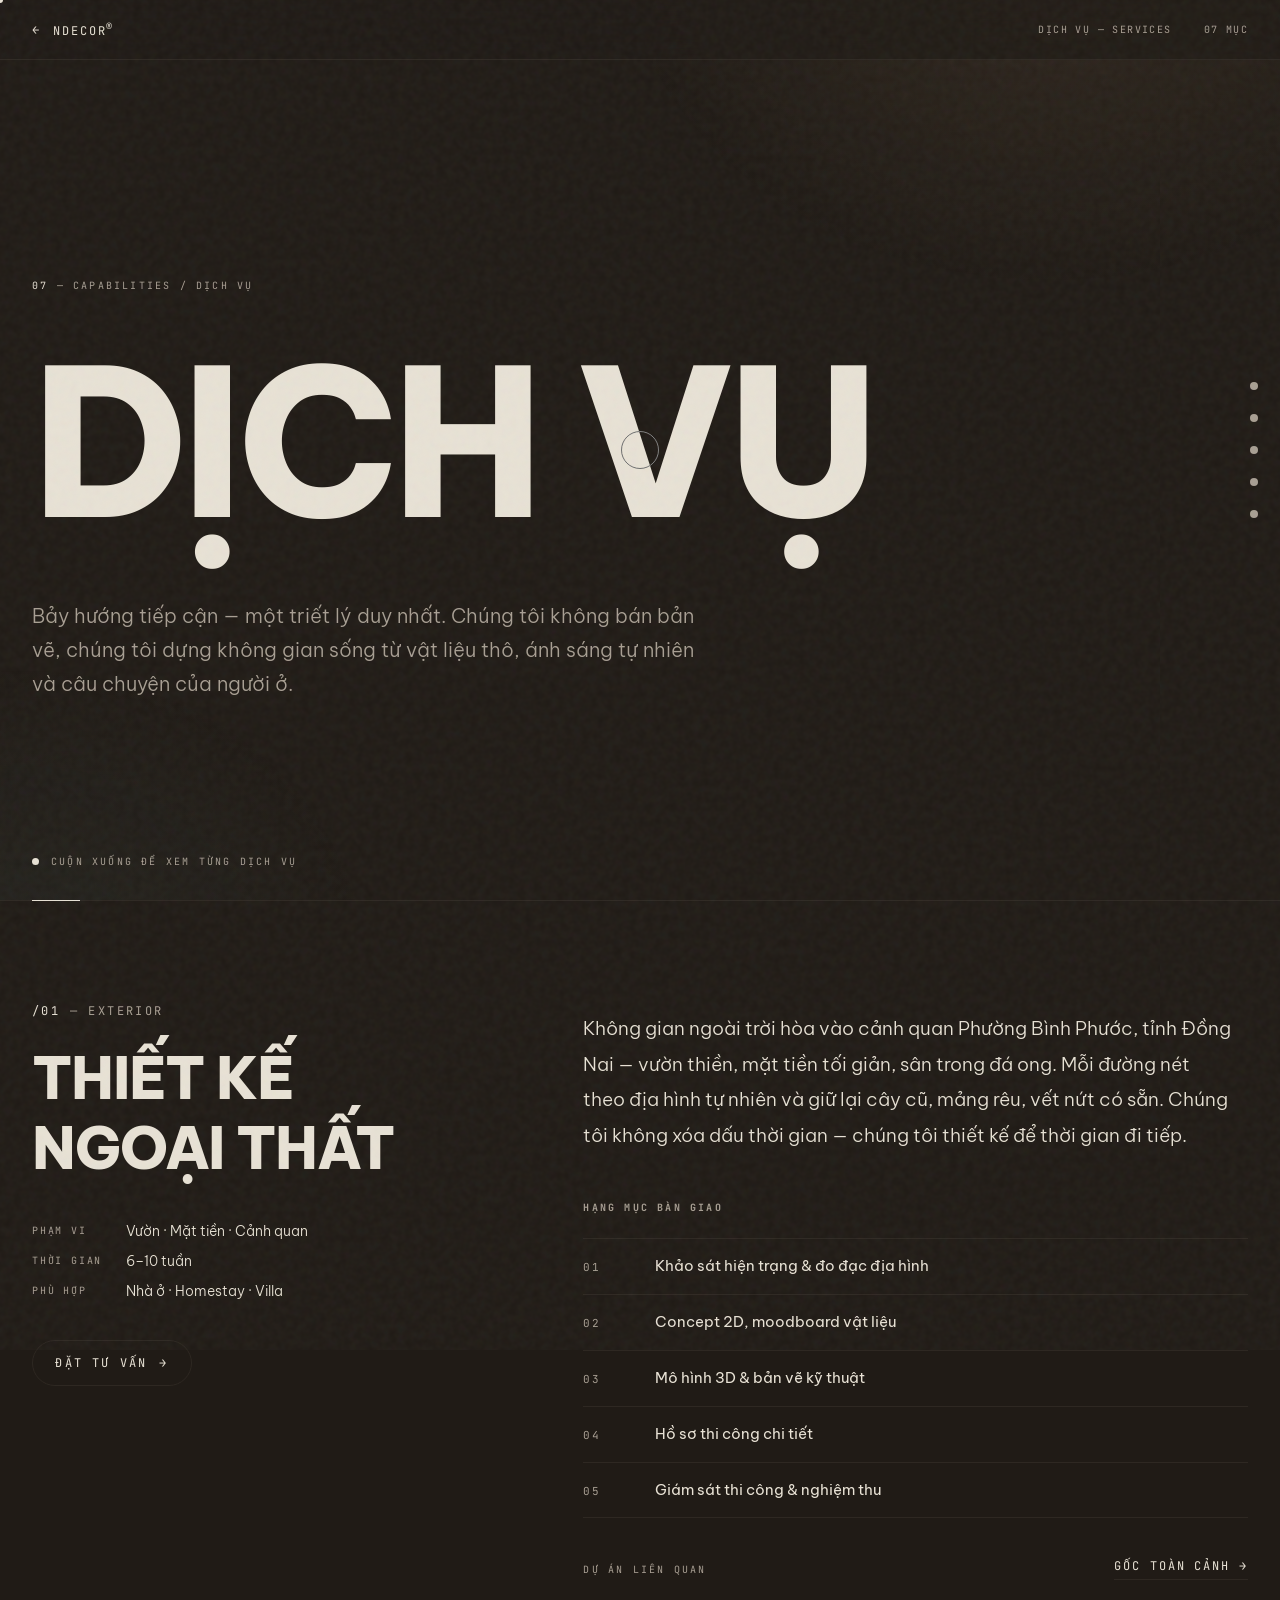
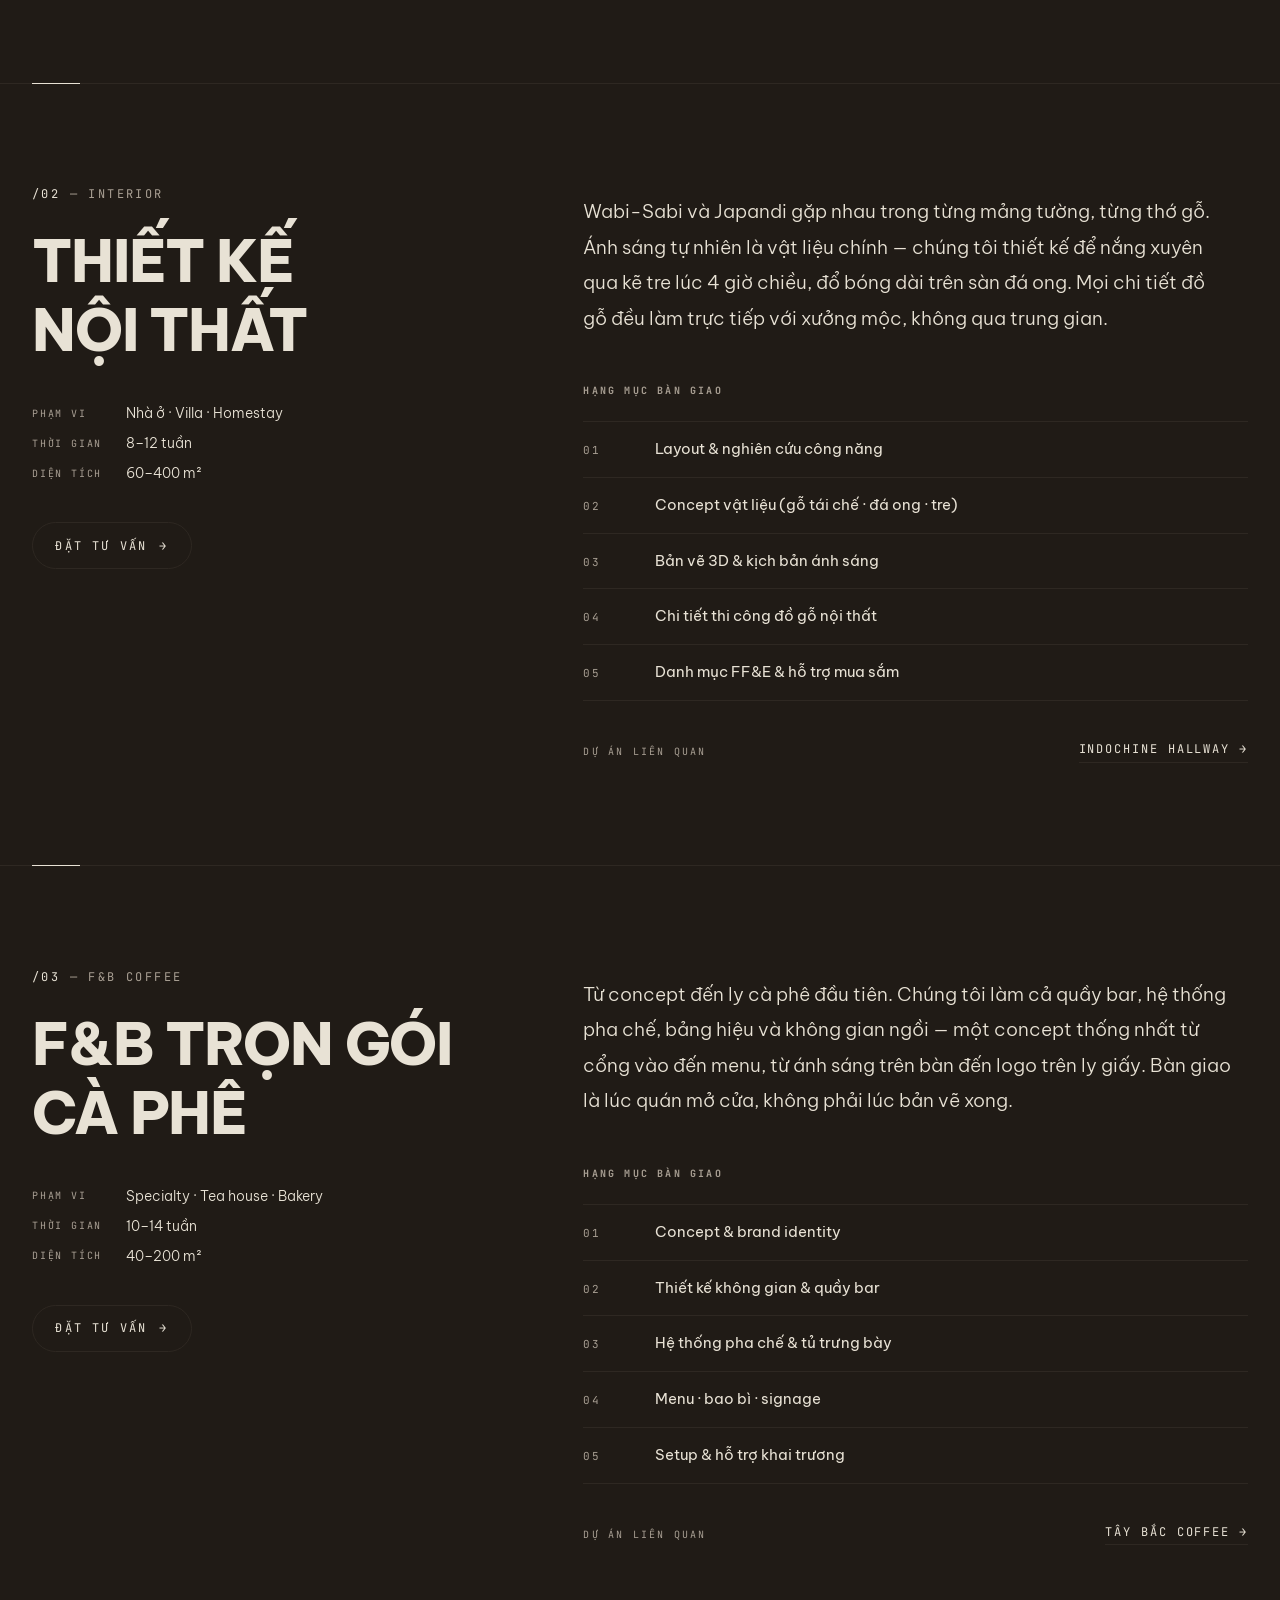
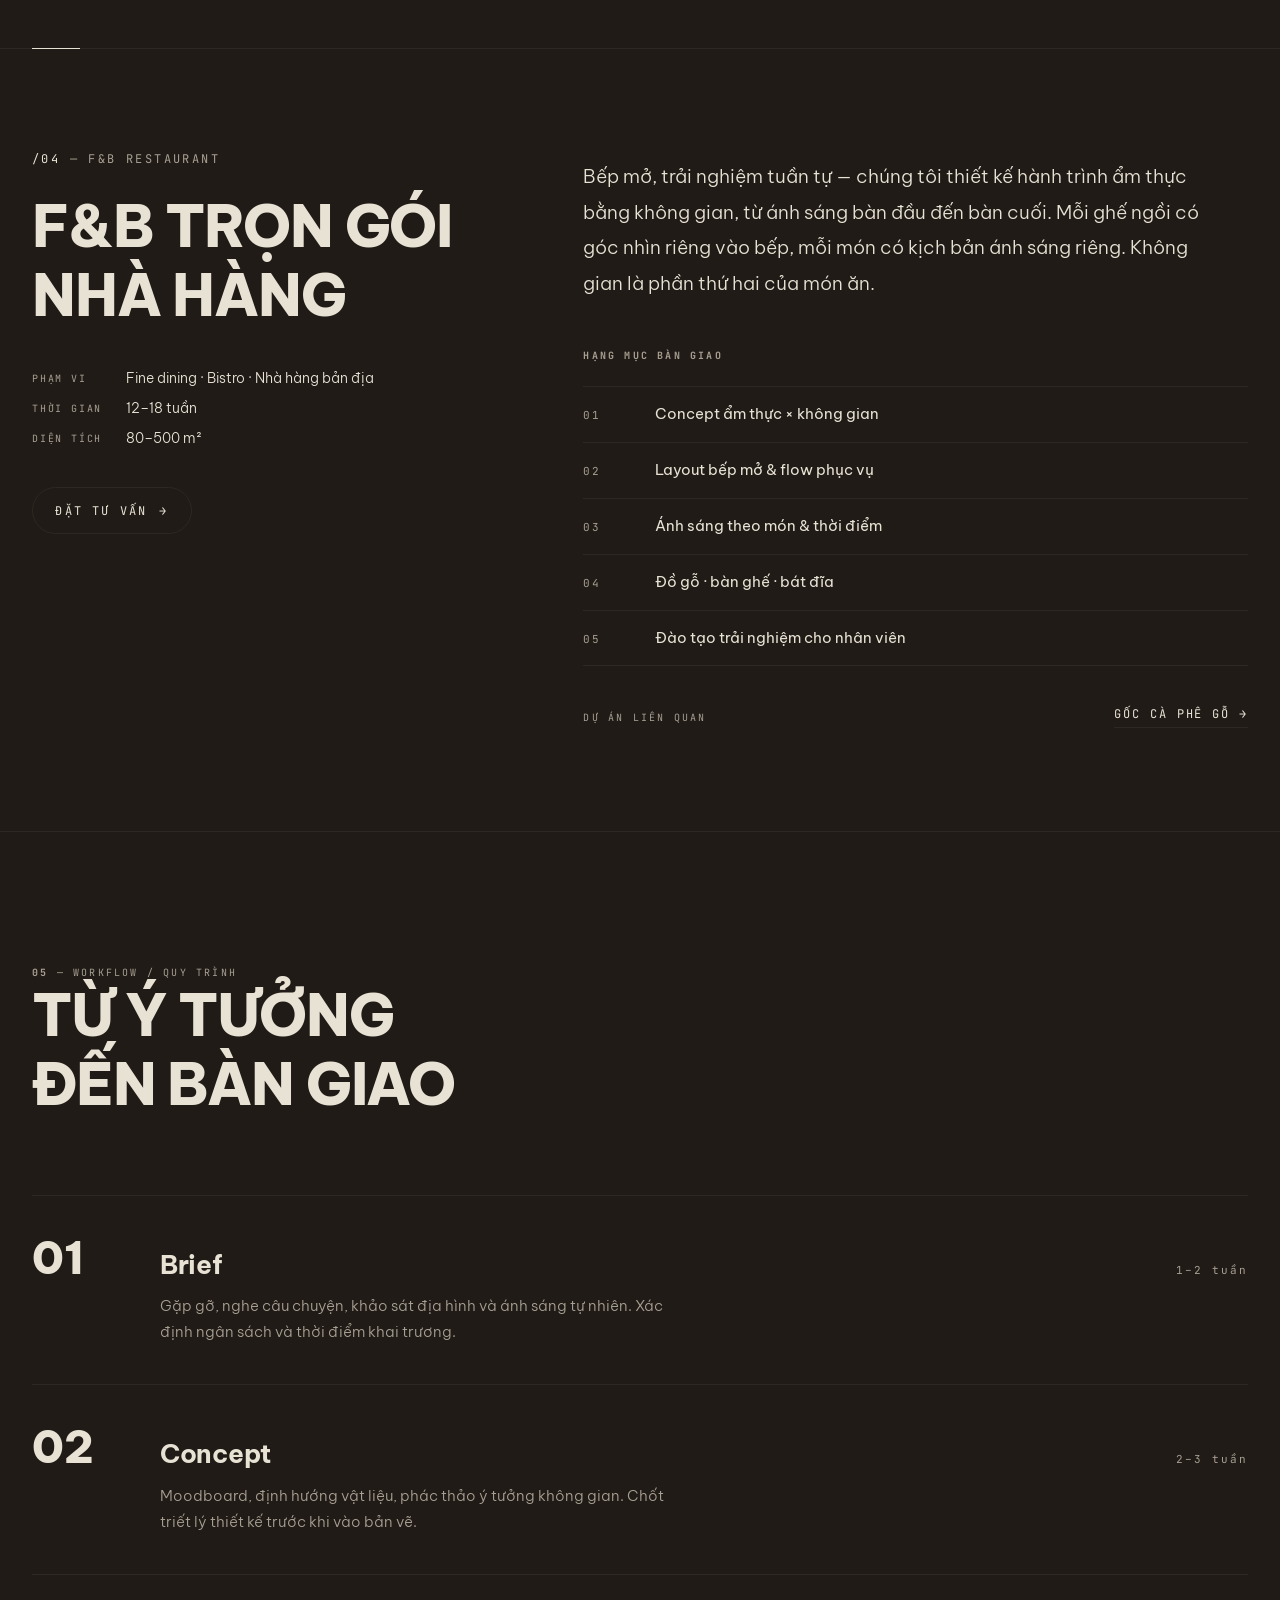
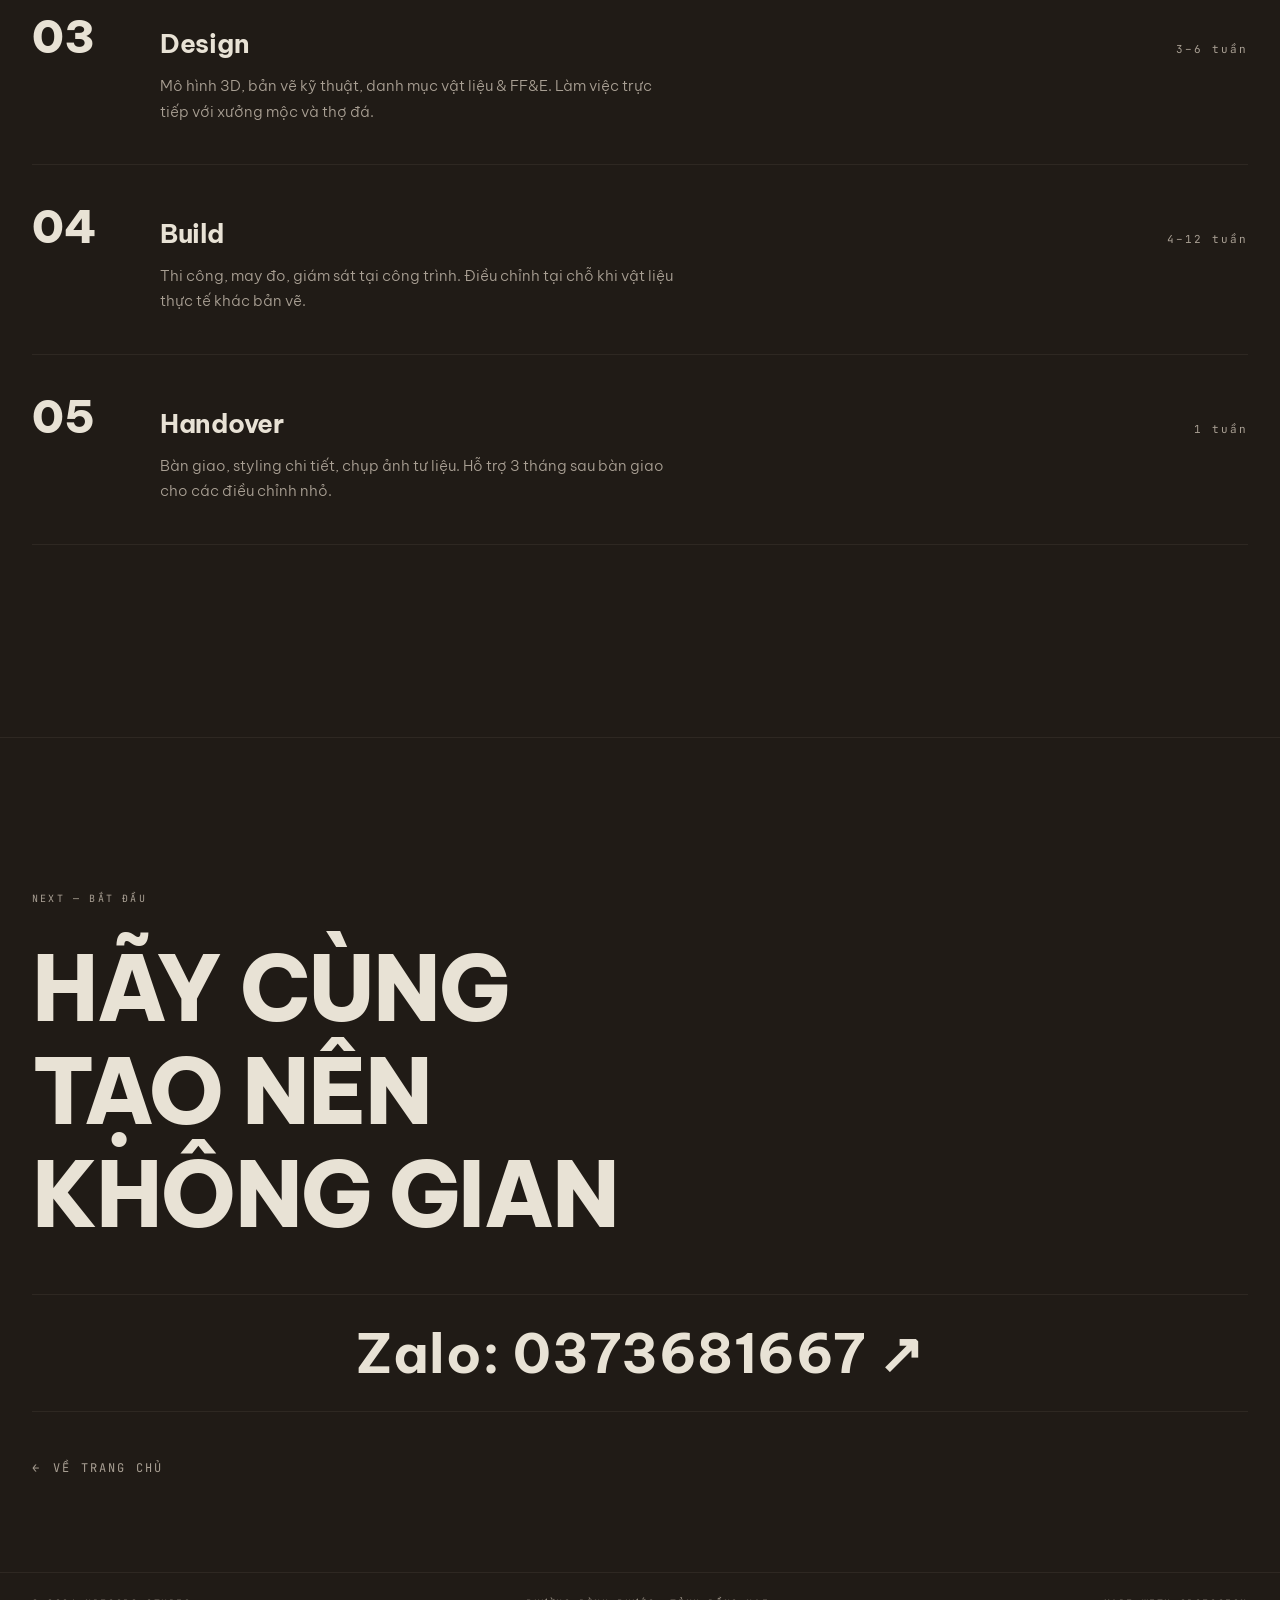
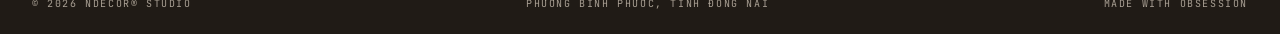
<file: dich-vu.html>
<!DOCTYPE html>
<html lang="vi">
<head>
<meta charset="UTF-8">
<meta name="viewport" content="width=device-width, initial-scale=1.0">
<title>Dịch vụ — NDECOR®</title>
<link rel="icon" href="data:image/svg+xml,<svg xmlns='http://www.w3.org/2000/svg' viewBox='0 0 32 32'><rect width='32' height='32' fill='%231E1715'/><rect x='8' y='8' width='16' height='16' fill='%23E8E2D5'/></svg>">
<link rel="preconnect" href="https://fonts.googleapis.com">
<link rel="preconnect" href="https://fonts.gstatic.com" crossorigin>
<link href="https://fonts.googleapis.com/css2?family=Be+Vietnam+Pro:ital,wght@0,300;0,400;0,500;0,600;0,700;0,800;1,300;1,400&family=JetBrains+Mono:wght@400;500&display=swap" rel="stylesheet">

<style>
:root{
  --bg:#201b16;
  --bg-2:#1a1611;
  --fg:#E8E2D5;
  --muted:#a89f93;
  --line:#2e2822;
  --ease:cubic-bezier(.16,1,.3,1);
  --font-display:'Be Vietnam Pro','Segoe UI',Arial,sans-serif;
  --font-body:'Be Vietnam Pro',-apple-system,BlinkMacSystemFont,'Segoe UI',Roboto,Helvetica,Arial,sans-serif;
  --font-mono:'JetBrains Mono','Segoe UI Mono','SF Mono',Consolas,monospace;
}
*{margin:0;padding:0;box-sizing:border-box;-webkit-tap-highlight-color:transparent}
html{scroll-behavior:smooth}
html,body{height:100%}
body{
  background-color:var(--bg);color:var(--fg);font-family:var(--font-body);
  overflow-x:hidden;overflow-y:auto;cursor:none;
  -webkit-font-smoothing:antialiased;
}
body::before{
  content:"";position:fixed;inset:0;z-index:0;pointer-events:none;
  background:
    radial-gradient(55vw 45vw at 82% -8%, rgba(158,124,86,.14), transparent 62%),
    radial-gradient(45vw 40vw at 2% 108%, rgba(84,116,108,.10), transparent 60%);
}
::selection{background:var(--fg);color:var(--bg)}
a{color:inherit;text-decoration:none;cursor:none}
button{background:none;border:none;color:inherit;font:inherit;cursor:none}
:focus{outline:none}
:focus-visible{outline:2px dashed var(--fg);outline-offset:4px}

/* ---------- GRAIN ---------- */
.grain{
  position:fixed;inset:-50%;width:200%;height:200%;
  pointer-events:none;z-index:200;opacity:.05;
  background-image:url("data:image/svg+xml,%3Csvg viewBox='0 0 300 300' xmlns='http://www.w3.org/2000/svg'%3E%3Cfilter id='n'%3E%3CfeTurbulence type='fractalNoise' baseFrequency='0.75' numOctaves='2' stitchTiles='stitch'/%3E%3C/filter%3E%3Crect width='100%25' height='100%25' filter='url(%23n)'/%3E%3C/svg%3E");
  animation:grain 8s steps(10) infinite;
}
@keyframes grain{
  0%,100%{transform:translate(0,0)}10%{transform:translate(-5%,-10%)}
  20%{transform:translate(-15%,5%)}30%{transform:translate(7%,-25%)}
  40%{transform:translate(-5%,25%)}50%{transform:translate(-15%,10%)}
  60%{transform:translate(15%,0%)}70%{transform:translate(0%,15%)}
  80%{transform:translate(3%,35%)}90%{transform:translate(-10%,10%)}
}

/* ---------- CURSOR ---------- */
.cursor-dot,.cursor-ring{
  position:fixed;top:0;left:0;pointer-events:none;z-index:1000;
  border-radius:50%;transform:translate(-50%,-50%);
}
.cursor-dot{width:6px;height:6px;background:var(--fg)}
.cursor-ring{
  width:38px;height:38px;border:1px solid rgba(245,245,242,.55);
  transition:width .35s var(--ease),height .35s var(--ease),background .35s,border-color .35s;
  mix-blend-mode:difference;
}
.cursor-ring.is-hover{width:72px;height:72px;background:#fff;border-color:#fff}
@media (pointer:coarse){
  body,button,a,.svc-row,.nav-dots a{cursor:pointer}
  .cursor-dot,.cursor-ring{display:none}
}

/* ---------- HEADER ---------- */
header{
  position:fixed;top:0;left:0;right:0;z-index:100;
  display:flex;align-items:center;justify-content:space-between;
  padding:1.25rem 2rem;
  background:rgba(32,27,22,.82);
  backdrop-filter:blur(14px);
  -webkit-backdrop-filter:blur(14px);
  border-bottom:1px solid var(--line);
}
.back-link{
  display:flex;align-items:center;gap:.75rem;
  font-family:var(--font-mono);font-size:.75rem;letter-spacing:.16em;
  transition:opacity .35s;
}
.back-link:hover{opacity:.7}
.back-link .arr{transition:transform .35s var(--ease)}
.back-link:hover .arr{transform:translateX(-6px)}
.head-meta{display:flex;gap:2rem;font-family:var(--font-mono);font-size:.625rem;letter-spacing:.14em;color:var(--muted)}
.head-meta b{color:var(--fg);font-weight:400}
@media(max-width:720px){.head-meta .hide-m{display:none}}

/* ---------- NAV DOTS ---------- */
.nav-dots{
  position:fixed;right:1.4rem;top:50%;transform:translateY(-50%);
  z-index:100;display:flex;flex-direction:column;gap:.5rem;
}
.nav-dots a{
  width:44px;height:24px;display:flex;align-items:center;justify-content:flex-end;gap:.5rem;
}
.nav-dots .lbl{
  font-family:var(--font-mono);font-size:.625rem;letter-spacing:.15em;color:var(--muted);
  opacity:0;transform:translateX(6px);transition:.35s var(--ease);white-space:nowrap;
}
.nav-dots a:hover .lbl,.nav-dots a.active .lbl{opacity:1;transform:none}
.nav-dots a.active .lbl{color:var(--fg)}
.nav-dots .dot{width:8px;height:8px;border-radius:50%;background:var(--muted);transition:.35s var(--ease);flex:none}
.nav-dots a.active .dot{background:var(--fg);transform:scale(1.35)}
@media(max-width:720px){.nav-dots .lbl{display:none}}

/* ---------- REVEAL ---------- */
[data-reveal]{opacity:0;transform:translateY(34px);transition:opacity .9s var(--ease),transform .9s var(--ease)}
[data-reveal].in{opacity:1;transform:none}

/* ---------- MAIN ---------- */
main{position:relative;z-index:1}
section[id]{scroll-margin-top:6rem}

/* ---------- HERO ---------- */
.svc-hero{
  min-height:100vh;padding:9rem 2rem 4rem;
  display:flex;flex-direction:column;justify-content:center;
  position:relative;
}
.svc-hero .kicker{
  font-family:var(--font-mono);font-size:.625rem;letter-spacing:.22em;
  color:var(--muted);margin-bottom:2rem;
}
.svc-hero .kicker b{color:var(--fg);font-weight:400}
.svc-hero h1{
  font-family:var(--font-display);font-weight:800;
  font-size:clamp(4rem,16vw,14rem);
  line-height:1.15;letter-spacing:-.03em;text-transform:uppercase;
  margin-bottom:2.5rem;
}
.svc-hero .svc-intro{
  font-size:clamp(1rem,1.6vw,1.25rem);
  line-height:1.7;color:var(--muted);font-weight:300;
  max-width:52ch;
}
.svc-hero .scroll-hint{
  position:absolute;bottom:2rem;left:2rem;
  font-family:var(--font-mono);font-size:.625rem;letter-spacing:.22em;
  color:var(--muted);display:flex;align-items:center;gap:.75rem;
}
.scroll-hint .pulse{width:7px;height:7px;border-radius:50%;background:var(--fg);animation:pulse 1.6s ease infinite}
@keyframes pulse{50%{opacity:.15;transform:scale(.6)}}

/* ---------- SERVICE DETAIL ---------- */
.svc-detail{
  display:grid;
  grid-template-columns:minmax(280px,1fr) minmax(320px,1.4fr);
  gap:clamp(2rem,6vw,6rem);
  padding:clamp(4rem,8vw,7rem) 2rem;
  border-top:1px solid var(--line);
  position:relative;
}
.svc-detail::before{
  content:"";position:absolute;top:0;left:2rem;
  width:3rem;height:1px;background:var(--fg);transform:translateY(-1px);
}
.svc-aside{
  position:sticky;top:7rem;align-self:start;height:fit-content;
}
.svc-aside .svc-num{
  font-family:var(--font-mono);font-size:.75rem;letter-spacing:.2em;
  color:var(--muted);display:block;margin-bottom:1.5rem;
}
.svc-aside .svc-num b{color:var(--fg);font-weight:400}
.svc-aside h2{
  font-family:var(--font-display);font-weight:800;
  font-size:clamp(2rem,4.6vw,3.6rem);
  line-height:1.2;letter-spacing:-.02em;text-transform:uppercase;
  margin-bottom:2.5rem;
}
.svc-meta{
  display:grid;grid-template-columns:auto 1fr;gap:.75rem 1.5rem;
  font-size:.875rem;margin-bottom:2.5rem;
}
.svc-meta dt{
  font-family:var(--font-mono);font-size:.625rem;letter-spacing:.18em;
  color:var(--muted);align-self:center;
}
.svc-meta dd{color:var(--fg);font-weight:300}
.svc-cta{
  display:inline-flex;align-items:center;gap:.75rem;
  font-family:var(--font-mono);font-size:.75rem;letter-spacing:.18em;
  border:1px solid var(--line);padding:.9rem 1.4rem;border-radius:99px;
  transition:background .35s var(--ease),color .35s,border-color .35s;
}
.svc-cta:hover{background:var(--fg);color:var(--bg);border-color:var(--fg)}
.svc-cta .arr{transition:transform .35s var(--ease)}
.svc-cta:hover .arr{transform:translateX(6px)}

.svc-body{
  padding-top:.5rem;
}
.svc-desc{
  font-size:clamp(1rem,1.6vw,1.2rem);
  line-height:1.85;color:var(--fg);font-weight:300;
  margin-bottom:3rem;max-width:54ch;
}
.svc-deliv-head{
  font-family:var(--font-mono);font-size:.625rem;letter-spacing:.22em;
  color:var(--muted);margin-bottom:1.5rem;
}
.svc-deliv{
  list-style:none;border-top:1px solid var(--line);
}
.svc-deliv li{
  display:grid;grid-template-columns:3rem 1fr;
  gap:1.5rem;align-items:baseline;
  padding:1rem 0;border-bottom:1px solid var(--line);
  font-size:.95rem;line-height:1.5;
  transition:color .35s;
}
.svc-deliv li:hover{color:var(--fg)}
.svc-deliv li span:first-child{
  font-family:var(--font-mono);font-size:.6875rem;letter-spacing:.16em;
  color:var(--muted);font-weight:400;
}
.svc-related{
  margin-top:2.5rem;display:flex;align-items:center;justify-content:space-between;
  gap:1rem;flex-wrap:wrap;
}
.svc-related .lbl{
  font-family:var(--font-mono);font-size:.625rem;letter-spacing:.22em;
  color:var(--muted);
}
.svc-related a{
  font-family:var(--font-mono);font-size:.75rem;letter-spacing:.16em;
  color:var(--fg);display:inline-flex;align-items:center;gap:.5rem;
  border-bottom:1px solid var(--line);padding-bottom:.3rem;
  transition:border-color .35s,color .35s;
}
.svc-related a:hover{border-color:var(--fg)}

@media(max-width:900px){
  .svc-detail{grid-template-columns:1fr;padding:4rem 1.5rem}
  .svc-aside{position:static}
  .svc-detail::before{left:1.5rem}
}

/* ---------- PROCESS ---------- */
.process{
  padding:clamp(5rem,10vw,8rem) 2rem;
  border-top:1px solid var(--line);
}
.process-head{
  display:grid;grid-template-columns:minmax(280px,1fr) minmax(320px,1.4fr);
  gap:clamp(2rem,6vw,6rem);
  margin-bottom:4rem;
}
.process-head .kicker{
  font-family:var(--font-mono);font-size:.625rem;letter-spacing:.22em;
  color:var(--muted);margin-bottom:1.5rem;
}
.process-head h2{
  font-family:var(--font-display);font-weight:800;
  font-size:clamp(2rem,4.6vw,3.6rem);
  line-height:1.2;letter-spacing:-.02em;text-transform:uppercase;
}
.process-list{
  list-style:none;grid-column:1 / -1;
  display:flex;flex-direction:column;
}
.process-item{
  display:grid;
  grid-template-columns:6rem 1fr auto;
  gap:2rem;align-items:baseline;
  padding:2.5rem 0;border-top:1px solid var(--line);
}
.process-item:last-child{border-bottom:1px solid var(--line)}
.process-item .p-num{
  font-family:var(--font-display);font-weight:800;
  font-size:clamp(2rem,3.5vw,3rem);line-height:1;color:var(--fg);
}
.process-item .p-content h3{
  font-family:var(--font-display);font-weight:700;
  font-size:clamp(1.2rem,2vw,1.6rem);
  letter-spacing:-.01em;line-height:1.3;margin-bottom:.75rem;
}
.process-item .p-content p{
  color:var(--muted);font-size:.95rem;line-height:1.7;font-weight:300;
  max-width:52ch;
}
.process-item .p-time{
  font-family:var(--font-mono);font-size:.6875rem;letter-spacing:.18em;
  color:var(--muted);white-space:nowrap;
}
@media(max-width:900px){
  .process{padding:4rem 1.5rem}
  .process-head{grid-template-columns:1fr;margin-bottom:3rem}
  .process-item{grid-template-columns:4rem 1fr;gap:1.5rem}
  .process-item .p-time{grid-column:2;font-size:.6875rem;margin-top:.5rem}
}

/* ---------- CTA ---------- */
.svc-cta-section{
  padding:clamp(6rem,12vw,10rem) 2rem clamp(4rem,8vw,6rem);
  border-top:1px solid var(--line);
  display:flex;flex-direction:column;align-items:flex-start;
}
.svc-cta-section .kicker{
  font-family:var(--font-mono);font-size:.625rem;letter-spacing:.22em;
  color:var(--muted);margin-bottom:2rem;
}
.svc-cta-section h2{
  font-family:var(--font-display);font-weight:800;
  font-size:clamp(2.2rem,7vw,6.5rem);
  line-height:1.15;letter-spacing:-.02em;text-transform:uppercase;
  margin-bottom:3rem;
}
.mail-big{
  display:block;width:100%;text-align:center;
  font-family:var(--font-display);font-weight:700;
  font-size:clamp(1.1rem,4.6vw,3.4rem);letter-spacing:.01em;
  border-top:1px solid var(--line);border-bottom:1px solid var(--line);
  padding:1.5rem 1rem;position:relative;overflow:hidden;
  margin-bottom:3rem;
}
.mail-big .fill{position:absolute;inset:0;background:var(--fg);transform:translateY(101%);transition:transform .55s var(--ease)}
.mail-big:hover .fill{transform:none}
.mail-big .inner{position:relative;z-index:1;transition:color .4s}
.mail-big:hover .inner{color:var(--bg)}
.back-home{
  display:inline-flex;align-items:center;gap:.75rem;
  font-family:var(--font-mono);font-size:.75rem;letter-spacing:.18em;
  color:var(--muted);transition:color .35s;
}
.back-home:hover{color:var(--fg)}
.back-home .arr{transition:transform .35s var(--ease)}
.back-home:hover .arr{transform:translateX(-6px)}

/* ---------- FOOTER ---------- */
.foot-meta{
  display:flex;justify-content:space-between;flex-wrap:wrap;gap:.5rem;
  padding:1.5rem 2rem;
  font-family:var(--font-mono);font-size:.625rem;letter-spacing:.16em;color:var(--muted);
  border-top:1px solid var(--line);
}

@media(max-width:720px){
  header{padding:1rem 1.25rem}
  .svc-hero{padding:7rem 1.25rem 3rem}
  .svc-hero h1{font-size:clamp(3rem,14vw,6rem)}
  .nav-dots{right:.75rem}
  .nav-dots a{height:20px}
  .foot-meta{font-size:.55rem;padding:1.25rem}
}

@media(prefers-reduced-motion:reduce){
  *,*::before,*::after{animation-duration:.01ms!important;transition-duration:.01ms!important}
  [data-reveal]{opacity:1!important;transform:none!important}
  html{scroll-behavior:auto}
}
</style>
</head>
<body>

<div class="grain" aria-hidden="true"></div>
<div class="cursor-dot" aria-hidden="true"></div>
<div class="cursor-ring" aria-hidden="true"></div>

<header>
  <a href="ndecor.html" class="back-link" data-hover>
    <span class="arr">←</span>
    <span>NDECOR<sup>®</sup></span>
  </a>
  <div class="head-meta">
    <span>DỊCH VỤ — SERVICES</span>
    <span class="hide-m">07 MỤC</span>
  </div>
</header>

<nav class="nav-dots" aria-label="Service sections">
  <a href="#svc-1" data-hover aria-label="Ngoại thất"><span class="lbl">NGOẠI THẤT</span><span class="dot"></span></a>
  <a href="#svc-2" data-hover aria-label="Nội thất"><span class="lbl">NỘI THẤT</span><span class="dot"></span></a>
  <a href="#svc-3" data-hover aria-label="Cà phê"><span class="lbl">CÀ PHÊ</span><span class="dot"></span></a>
  <a href="#svc-4" data-hover aria-label="Nhà hàng"><span class="lbl">NHÀ HÀNG</span><span class="dot"></span></a>
  <a href="#process" data-hover aria-label="Quy trình"><span class="lbl">QUY TRÌNH</span><span class="dot"></span></a>
</nav>

<main>

  <!-- HERO -->
  <section class="svc-hero" id="top">
    <span class="kicker" data-reveal><b>07</b> — CAPABILITIES / DỊCH VỤ</span>
    <h1 data-reveal>DỊCH VỤ</h1>
    <p class="svc-intro" data-reveal>
      Bảy hướng tiếp cận — một triết lý duy nhất. Chúng tôi không bán bản vẽ, chúng tôi dựng không gian sống
      từ vật liệu thô, ánh sáng tự nhiên và câu chuyện của người ở.
    </p>
    <span class="scroll-hint" data-reveal><span class="pulse"></span>CUỘN XUỐNG ĐỂ XEM TỪNG DỊCH VỤ</span>
  </section>

  <!-- 01 NGOẠI THẤT -->
  <section class="svc-detail" id="svc-1">
    <aside class="svc-aside" data-reveal>
      <span class="svc-num"><b>/01</b> — EXTERIOR</span>
      <h2>Thiết kế<br>Ngoại thất</h2>
      <dl class="svc-meta">
        <dt>PHẠM VI</dt><dd>Vườn · Mặt tiền · Cảnh quan</dd>
        <dt>THỜI GIAN</dt><dd>6–10 tuần</dd>
        <dt>PHÙ HỢP</dt><dd>Nhà ở · Homestay · Villa</dd>
      </dl>
      <a href="https://zalo.me/0373681667" target="_blank" rel="noopener" class="svc-cta" data-hover>
        <span>ĐẶT TƯ VẤN</span><span class="arr">→</span>
      </a>
    </aside>
    <div class="svc-body" data-reveal>
      <p class="svc-desc">
        Không gian ngoài trời hòa vào cảnh quan Phường Bình Phước, tỉnh Đồng Nai — vườn thiền, mặt tiền tối giản, sân trong đá ong.
        Mỗi đường nét theo địa hình tự nhiên và giữ lại cây cũ, mảng rêu, vết nứt có sẵn. Chúng tôi không
        xóa dấu thời gian — chúng tôi thiết kế để thời gian đi tiếp.
      </p>
      <h3 class="svc-deliv-head">HẠNG MỤC BÀN GIAO</h3>
      <ul class="svc-deliv">
        <li><span>01</span><span>Khảo sát hiện trạng &amp; đo đạc địa hình</span></li>
        <li><span>02</span><span>Concept 2D, moodboard vật liệu</span></li>
        <li><span>03</span><span>Mô hình 3D &amp; bản vẽ kỹ thuật</span></li>
        <li><span>04</span><span>Hồ sơ thi công chi tiết</span></li>
        <li><span>05</span><span>Giám sát thi công &amp; nghiệm thu</span></li>
      </ul>
      <div class="svc-related">
        <span class="lbl">DỰ ÁN LIÊN QUAN</span>
        <a href="ndecor.html#1" data-hover>GỐC TOÀN CẢNH →</a>
      </div>
    </div>
  </section>

  <!-- 02 NỘI THẤT -->
  <section class="svc-detail" id="svc-2">
    <aside class="svc-aside" data-reveal>
      <span class="svc-num"><b>/02</b> — INTERIOR</span>
      <h2>Thiết kế<br>Nội thất</h2>
      <dl class="svc-meta">
        <dt>PHẠM VI</dt><dd>Nhà ở · Villa · Homestay</dd>
        <dt>THỜI GIAN</dt><dd>8–12 tuần</dd>
        <dt>DIỆN TÍCH</dt><dd>60–400 m²</dd>
      </dl>
      <a href="https://zalo.me/0373681667" target="_blank" rel="noopener" class="svc-cta" data-hover>
        <span>ĐẶT TƯ VẤN</span><span class="arr">→</span>
      </a>
    </aside>
    <div class="svc-body" data-reveal>
      <p class="svc-desc">
        Wabi-Sabi và Japandi gặp nhau trong từng mảng tường, từng thớ gỗ. Ánh sáng tự nhiên là vật liệu
        chính — chúng tôi thiết kế để nắng xuyên qua kẽ tre lúc 4 giờ chiều, đổ bóng dài trên sàn đá ong.
        Mọi chi tiết đồ gỗ đều làm trực tiếp với xưởng mộc, không qua trung gian.
      </p>
      <h3 class="svc-deliv-head">HẠNG MỤC BÀN GIAO</h3>
      <ul class="svc-deliv">
        <li><span>01</span><span>Layout &amp; nghiên cứu công năng</span></li>
        <li><span>02</span><span>Concept vật liệu (gỗ tái chế · đá ong · tre)</span></li>
        <li><span>03</span><span>Bản vẽ 3D &amp; kịch bản ánh sáng</span></li>
        <li><span>04</span><span>Chi tiết thi công đồ gỗ nội thất</span></li>
        <li><span>05</span><span>Danh mục FF&amp;E &amp; hỗ trợ mua sắm</span></li>
      </ul>
      <div class="svc-related">
        <span class="lbl">DỰ ÁN LIÊN QUAN</span>
        <a href="ndecor.html#1" data-hover>INDOCHINE HALLWAY →</a>
      </div>
    </div>
  </section>

  <!-- 03 CÀ PHÊ -->
  <section class="svc-detail" id="svc-3">
    <aside class="svc-aside" data-reveal>
      <span class="svc-num"><b>/03</b> — F&amp;B COFFEE</span>
      <h2>F&amp;B Trọn gói<br>Cà phê</h2>
      <dl class="svc-meta">
        <dt>PHẠM VI</dt><dd>Specialty · Tea house · Bakery</dd>
        <dt>THỜI GIAN</dt><dd>10–14 tuần</dd>
        <dt>DIỆN TÍCH</dt><dd>40–200 m²</dd>
      </dl>
      <a href="https://zalo.me/0373681667" target="_blank" rel="noopener" class="svc-cta" data-hover>
        <span>ĐẶT TƯ VẤN</span><span class="arr">→</span>
      </a>
    </aside>
    <div class="svc-body" data-reveal>
      <p class="svc-desc">
        Từ concept đến ly cà phê đầu tiên. Chúng tôi làm cả quầy bar, hệ thống pha chế, bảng hiệu và không
        gian ngồi — một concept thống nhất từ cổng vào đến menu, từ ánh sáng trên bàn đến logo trên ly giấy.
        Bàn giao là lúc quán mở cửa, không phải lúc bản vẽ xong.
      </p>
      <h3 class="svc-deliv-head">HẠNG MỤC BÀN GIAO</h3>
      <ul class="svc-deliv">
        <li><span>01</span><span>Concept &amp; brand identity</span></li>
        <li><span>02</span><span>Thiết kế không gian &amp; quầy bar</span></li>
        <li><span>03</span><span>Hệ thống pha chế &amp; tủ trưng bày</span></li>
        <li><span>04</span><span>Menu · bao bì · signage</span></li>
        <li><span>05</span><span>Setup &amp; hỗ trợ khai trương</span></li>
      </ul>
      <div class="svc-related">
        <span class="lbl">DỰ ÁN LIÊN QUAN</span>
        <a href="ndecor.html#1" data-hover>TÂY BẮC COFFEE →</a>
      </div>
    </div>
  </section>

  <!-- 04 NHÀ HÀNG -->
  <section class="svc-detail" id="svc-4">
    <aside class="svc-aside" data-reveal>
      <span class="svc-num"><b>/04</b> — F&amp;B RESTAURANT</span>
      <h2>F&amp;B Trọn gói<br>Nhà hàng</h2>
      <dl class="svc-meta">
        <dt>PHẠM VI</dt><dd>Fine dining · Bistro · Nhà hàng bản địa</dd>
        <dt>THỜI GIAN</dt><dd>12–18 tuần</dd>
        <dt>DIỆN TÍCH</dt><dd>80–500 m²</dd>
      </dl>
      <a href="https://zalo.me/0373681667" target="_blank" rel="noopener" class="svc-cta" data-hover>
        <span>ĐẶT TƯ VẤN</span><span class="arr">→</span>
      </a>
    </aside>
    <div class="svc-body" data-reveal>
      <p class="svc-desc">
        Bếp mở, trải nghiệm tuần tự — chúng tôi thiết kế hành trình ẩm thực bằng không gian, từ ánh sáng
        bàn đầu đến bàn cuối. Mỗi ghế ngồi có góc nhìn riêng vào bếp, mỗi món có kịch bản ánh sáng riêng.
        Không gian là phần thứ hai của món ăn.
      </p>
      <h3 class="svc-deliv-head">HẠNG MỤC BÀN GIAO</h3>
      <ul class="svc-deliv">
        <li><span>01</span><span>Concept ẩm thực × không gian</span></li>
        <li><span>02</span><span>Layout bếp mở &amp; flow phục vụ</span></li>
        <li><span>03</span><span>Ánh sáng theo món &amp; thời điểm</span></li>
        <li><span>04</span><span>Đồ gỗ · bàn ghế · bát đĩa</span></li>
        <li><span>05</span><span>Đào tạo trải nghiệm cho nhân viên</span></li>
      </ul>
      <div class="svc-related">
        <span class="lbl">DỰ ÁN LIÊN QUAN</span>
        <a href="ndecor.html#1" data-hover>GỐC CÀ PHÊ GỖ →</a>
      </div>
    </div>
  </section>

  <!-- PROCESS -->
  <section class="process" id="process">
    <div class="process-head">
      <div data-reveal>
        <span class="kicker"><b>05</b> — WORKFLOW / QUY TRÌNH</span>
        <h2>Từ ý tưởng<br>đến bàn giao</h2>
      </div>
      <ol class="process-list" data-reveal>
        <li class="process-item">
          <span class="p-num">01</span>
          <div class="p-content">
            <h3>Brief</h3>
            <p>Gặp gỡ, nghe câu chuyện, khảo sát địa hình và ánh sáng tự nhiên. Xác định ngân sách và thời điểm khai trương.</p>
          </div>
          <span class="p-time">1–2 tuần</span>
        </li>
        <li class="process-item">
          <span class="p-num">02</span>
          <div class="p-content">
            <h3>Concept</h3>
            <p>Moodboard, định hướng vật liệu, phác thảo ý tưởng không gian. Chốt triết lý thiết kế trước khi vào bản vẽ.</p>
          </div>
          <span class="p-time">2–3 tuần</span>
        </li>
        <li class="process-item">
          <span class="p-num">03</span>
          <div class="p-content">
            <h3>Design</h3>
            <p>Mô hình 3D, bản vẽ kỹ thuật, danh mục vật liệu &amp; FF&amp;E. Làm việc trực tiếp với xưởng mộc và thợ đá.</p>
          </div>
          <span class="p-time">3–6 tuần</span>
        </li>
        <li class="process-item">
          <span class="p-num">04</span>
          <div class="p-content">
            <h3>Build</h3>
            <p>Thi công, may đo, giám sát tại công trình. Điều chỉnh tại chỗ khi vật liệu thực tế khác bản vẽ.</p>
          </div>
          <span class="p-time">4–12 tuần</span>
        </li>
        <li class="process-item">
          <span class="p-num">05</span>
          <div class="p-content">
            <h3>Handover</h3>
            <p>Bàn giao, styling chi tiết, chụp ảnh tư liệu. Hỗ trợ 3 tháng sau bàn giao cho các điều chỉnh nhỏ.</p>
          </div>
          <span class="p-time">1 tuần</span>
        </li>
      </ol>
    </div>
  </section>

  <!-- CTA -->
  <section class="svc-cta-section">
    <span class="kicker" data-reveal>NEXT — BẮT ĐẦU</span>
    <h2 data-reveal>Hãy cùng<br>tạo nên<br>không gian</h2>
    <a class="mail-big" href="https://zalo.me/0373681667" target="_blank" rel="noopener" data-hover data-reveal>
      <span class="fill" aria-hidden="true"></span>
      <span class="inner">Zalo: 0373681667 ↗</span>
    </a>
    <a href="ndecor.html" class="back-home" data-hover data-reveal>
      <span class="arr">←</span><span>VỀ TRANG CHỦ</span>
    </a>
  </section>

  <footer class="foot-meta">
    <span>© 2026 NDECOR® STUDIO</span>
    <span>PHƯỜNG BÌNH PHƯỚC, TỈNH ĐỒNG NAI</span>
    <span>MADE WITH OBSESSION</span>
  </footer>

</main>

<script>
(function(){
"use strict";
const $=(s,c)=>(c||document).querySelector(s);
const $$=(s,c)=>Array.from((c||document).querySelectorAll(s));

/* ---------- cursor ---------- */
const dotEl=$('.cursor-dot'),ringEl=$('.cursor-ring');
let mx=innerWidth/2,my=innerHeight/2,rx=mx,ry=my;
window.addEventListener('mousemove',e=>{
  mx=e.clientX;my=e.clientY;
  dotEl.style.transform=`translate(${mx}px,${my}px) translate(-50%,-50%)`;
});
(function loop(){
  rx+=(mx-rx)*.16;ry+=(my-ry)*.16;
  ringEl.style.transform=`translate(${rx}px,${ry}px) translate(-50%,-50%)`;
  requestAnimationFrame(loop);
})();
document.addEventListener('mouseover',e=>{
  const h=e.target.closest('[data-hover]');
  ringEl.classList.toggle('is-hover',!!h);
});

/* ---------- reveal on scroll ---------- */
const reduce=window.matchMedia('(prefers-reduced-motion: reduce)').matches;
if(reduce){
  $$('[data-reveal]').forEach(el=>el.classList.add('in'));
} else {
  const io=new IntersectionObserver(entries=>{
    entries.forEach(en=>{
      if(en.isIntersecting){
        en.target.classList.add('in');
        io.unobserve(en.target);
      }
    });
  },{threshold:.12,rootMargin:'0px 0px -8% 0px'});
  $$('[data-reveal]').forEach(el=>io.observe(el));
}

/* ---------- nav dots scroll-aware ---------- */
const sections=$$('section[id]');
const dots=$$('.nav-dots a');
function updateDots(){
  let curId=sections[0]?.id || '';
  const offset=innerHeight*0.35;
  sections.forEach(s=>{
    if(s.getBoundingClientRect().top <= offset) curId=s.id;
  });
  dots.forEach(d=>{
    d.classList.toggle('active',d.getAttribute('href')==='#'+curId);
  });
}
window.addEventListener('scroll',updateDots,{passive:true});
window.addEventListener('resize',updateDots);
updateDots();

/* ---------- anchor smooth scroll (with header offset already handled by scroll-margin-top) ---------- */
dots.forEach(d=>{
  d.addEventListener('click',e=>{
    const href=d.getAttribute('href');
    if(!href||!href.startsWith('#'))return;
    e.preventDefault();
    const el=document.querySelector(href);
    if(el) el.scrollIntoView({behavior:reduce?'auto':'smooth',block:'start'});
  });
});

})();
</script>
</body>
</html>
</file>
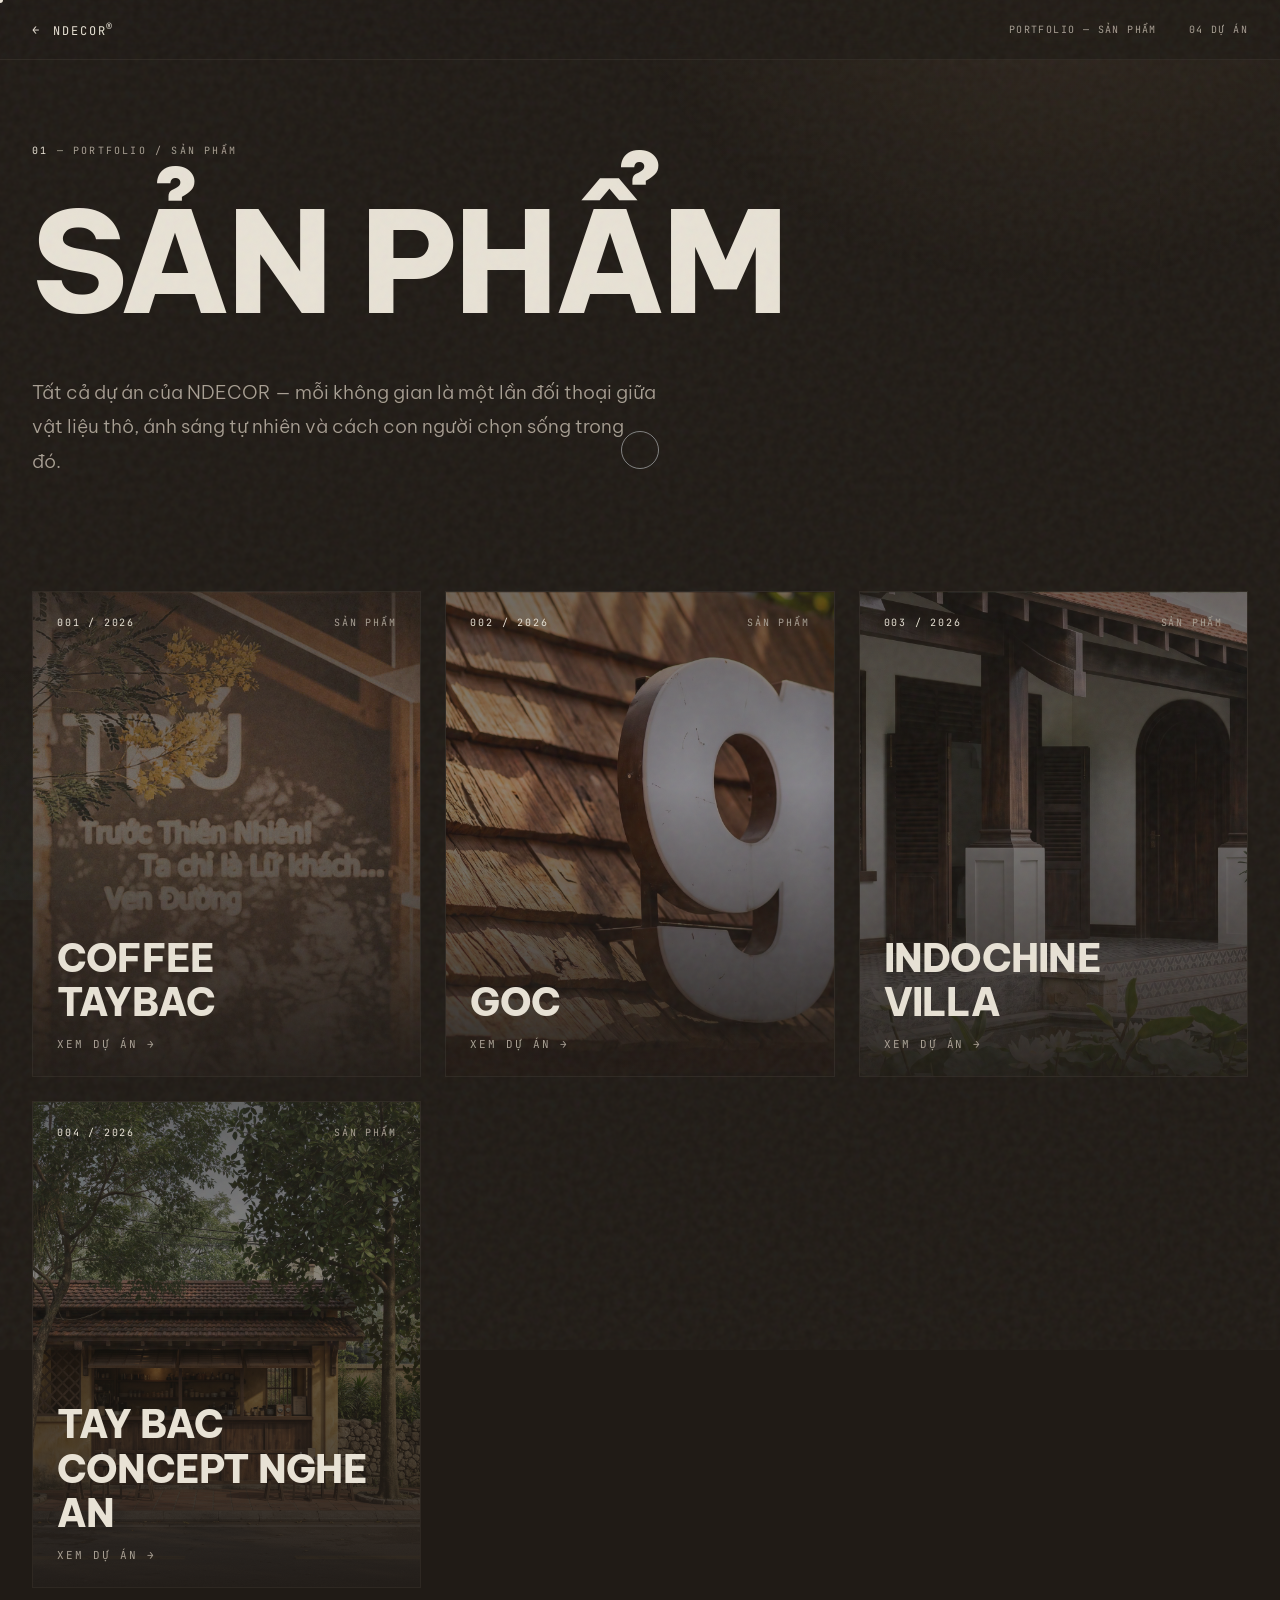
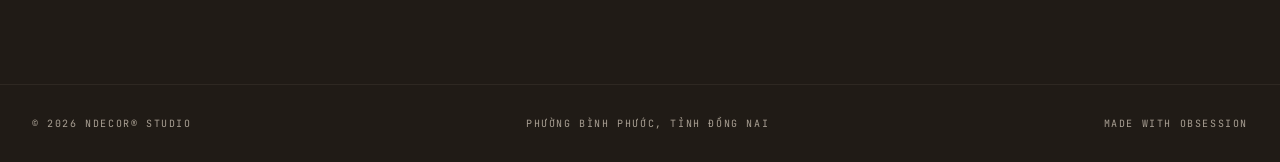
<file: san-pham.html>
<!DOCTYPE html>
<html lang="vi">
<head>
<meta charset="UTF-8">
<meta name="viewport" content="width=device-width, initial-scale=1.0">
<title>Sản phẩm — NDECOR®</title>
<link rel="icon" href="data:image/svg+xml,<svg xmlns='http://www.w3.org/2000/svg' viewBox='0 0 32 32'><rect width='32' height='32' fill='%231E1715'/><rect x='8' y='8' width='16' height='16' fill='%23E8E2D5'/></svg>">
<link rel="preconnect" href="https://fonts.googleapis.com">
<link rel="preconnect" href="https://fonts.gstatic.com" crossorigin>
<link href="https://fonts.googleapis.com/css2?family=Be+Vietnam+Pro:ital,wght@0,300;0,400;0,500;0,600;0,700;0,800;1,300;1,400&family=JetBrains+Mono:wght@400;500&display=swap" rel="stylesheet">
<!-- Đảm bảo đường dẫn CSS đúng -->
<link rel="stylesheet" href="san-pham/_shared.css">
<style>
/* CSS CỨU HỘ (Fallback) phòng khi _shared.css không load được */
body {
  background-color: #201b16 !important;
  color: #E8E2D5 !important;
}
.hero-list{padding:9rem 2rem 3rem}
.hero-list .kicker{
  font-family:var(--font-mono);font-size:.625rem;letter-spacing:.22em;
  color:#a89f93;display:block;margin-bottom:1.5rem;
}
.hero-list .kicker b{color:#E8E2D5;font-weight:400}
.hero-list h1{
  font-family:var(--font-display);font-weight:800;
  font-size:clamp(2.8rem,11vw,9rem);
  line-height:1.15;letter-spacing:-.02em;text-transform:uppercase;
  margin-bottom:2rem; color: #E8E2D5;
}
.hero-list .intro{
  font-size:clamp(1rem,1.6vw,1.2rem);line-height:1.8;
  color:#a89f93;font-weight:300;max-width:52ch;
}

/* Lưới sản phẩm */
.product-grid{
  padding:4rem 2rem 6rem;
  display:grid;gap:1.5rem;grid-template-columns:repeat(auto-fill,minmax(320px,1fr));
}
.product-card{
  position:relative;display:flex;flex-direction:column;justify-content:space-between;
  border:1px solid #2e2822;overflow:hidden;isolation:isolate;
  transition:transform .5s cubic-bezier(.16,1,.3,1),border-color .4s;
  aspect-ratio:4/5;padding:1.5rem;text-decoration:none;
  color: #E8E2D5 !important; /* Ép chữ màu sáng */
}
.product-card:hover{transform:translateY(-8px);border-color:#E8E2D5}
.product-card .thumb{
  position:absolute;inset:0;z-index:-1;
  background-size:cover;background-position:center;
  background-color:#1a1611;
  opacity:.5;transition:opacity .5s,transform .6s;
}
.product-card:hover .thumb{opacity:.8;transform:scale(1.03)}
.product-card .thumb::after{
  content:"";position:absolute;inset:0;
  background:linear-gradient(180deg,rgba(32,27,22,.3) 0%,transparent 40%,rgba(32,27,22,.9) 100%);
}
.product-card .thumb.fallback{
  background:
    radial-gradient(circle at 30% 30%,rgba(232,226,213,.15) 0%,transparent 45%),
    radial-gradient(circle at 70% 70%,rgba(232,226,213,.10) 0%,transparent 40%),
    #1a1611;
}
.product-card .meta{
  display:flex;justify-content:space-between;
  font-family:var(--font-mono);font-size:.625rem;letter-spacing:.18em;
  color:#E8E2D5;position:relative;z-index:1;
}
.product-card .meta .cat{color:#a89f93}
.product-card .info{position:relative;z-index:1}
.product-card h2{
  font-family:var(--font-display);font-weight:800;
  font-size:clamp(1.6rem,3vw,2.4rem);
  line-height:1.15;letter-spacing:-.02em;text-transform:uppercase;
  margin-bottom:.5rem; color: #E8E2D5 !important;
}
.product-card .arr{
  display:inline-flex;align-items:center;gap:.5rem;
  font-family:var(--font-mono);font-size:.6875rem;letter-spacing:.18em;
  color:#a89f93;transition:color .35s,gap .35s;
}
.product-card:hover .arr{color:#E8E2D5;gap:.75rem}

@media(max-width:720px){
  .hero-list{padding:7rem 1.25rem 2rem}
  .product-grid{padding:2rem 1.25rem 4rem;grid-template-columns:1fr}
}
</style>
</head>
<body>
<div class="grain"></div>
<div class="cursor-dot"></div>
<div class="cursor-ring"></div>

<header>
  <a href="ndecor.html" class="back-link" data-hover>
    <span class="arr">←</span><span>NDECOR<sup>®</sup></span>
  </a>
  <div class="head-meta">
    <span>PORTFOLIO — SẢN PHẨM</span>
    <span class="hide-m" id="count-label">— DỰ ÁN</span>
  </div>
</header>

<main>
  <section class="hero-list">
    <span class="kicker" data-reveal><b>01</b> — PORTFOLIO / SẢN PHẨM</span>
    <h1 data-reveal>SẢN PHẨM</h1>
    <p class="intro" data-reveal>
      Tất cả dự án của NDECOR — mỗi không gian là một lần đối thoại giữa vật liệu thô,
      ánh sáng tự nhiên và cách con người chọn sống trong đó.
    </p>
  </section>

  <section class="product-grid" id="product-grid"></section>

  <footer class="foot-meta" style="color: #a89f93; padding: 2rem; font-family: var(--font-mono); font-size: 0.625rem; display: flex; justify-content: space-between; border-top: 1px solid #2e2822;">
    <span>© 2026 NDECOR® STUDIO</span>
    <span>PHƯỜNG BÌNH PHƯỚC, TỈNH ĐỒNG NAI</span>
    <span>MADE WITH OBSESSION</span>
  </footer>
</main>

<!-- Load data từ file tự động sinh -->
<script src="data/products.js"></script>
<script>
(function(){
"use strict";
const products = window.NDECOR_PRODUCTS || [];
const grid = document.getElementById('product-grid');
document.getElementById('count-label').textContent = String(products.length).padStart(2,'0') + ' DỰ ÁN';

if(products.length === 0) {
  grid.innerHTML = '<p style="color:#E8E2D5; padding: 2rem;">Chưa có dữ liệu sản phẩm. Hãy chạy lệnh <code>node scan-products.js</code> để quét thư mục.</p>';
  return;
}

products.forEach(p => {
  // Xử lý an toàn cho ảnh
  const thumbClass = p.image ? 'thumb' : 'thumb fallback';
  const thumbStyle = p.image ? `background-image:url('${p.image.replace(/'/g, "\\'")}')` : '';
  
  // Xử lý an toàn cho tags (nếu không có tag thì hiển thị năm)
  const tagsArr = p.tags && p.tags.length > 0 ? p.tags : [p.year || 'DỰ ÁN'];
  const cat = tagsArr.join(' · ');
  
  // Xử lý an toàn cho titleLines
  const titleHTML = (p.titleLines && p.titleLines.length > 0) ? p.titleLines.join('<br>') : 'CHƯA CÓ TÊN';

  const a = document.createElement('a');
  a.href = 'san-pham/chi-tiet.html?id=' + encodeURIComponent(p.id);
  a.className = 'product-card';
  a.setAttribute('data-hover','');
  a.setAttribute('data-reveal','');
  
  a.innerHTML = `
    <div class="${thumbClass}" style="${thumbStyle}"></div>
    <div class="meta"><span>${p.num} / ${p.year}</span><span class="cat">${cat}</span></div>
    <div class="info">
      <h2>${titleHTML}</h2>
      <span class="arr">XEM DỰ ÁN →</span>
    </div>`;
  grid.appendChild(a);
});
})();
</script>
<script src="san-pham/_shared.js"></script>
</body>
</html>
</file>
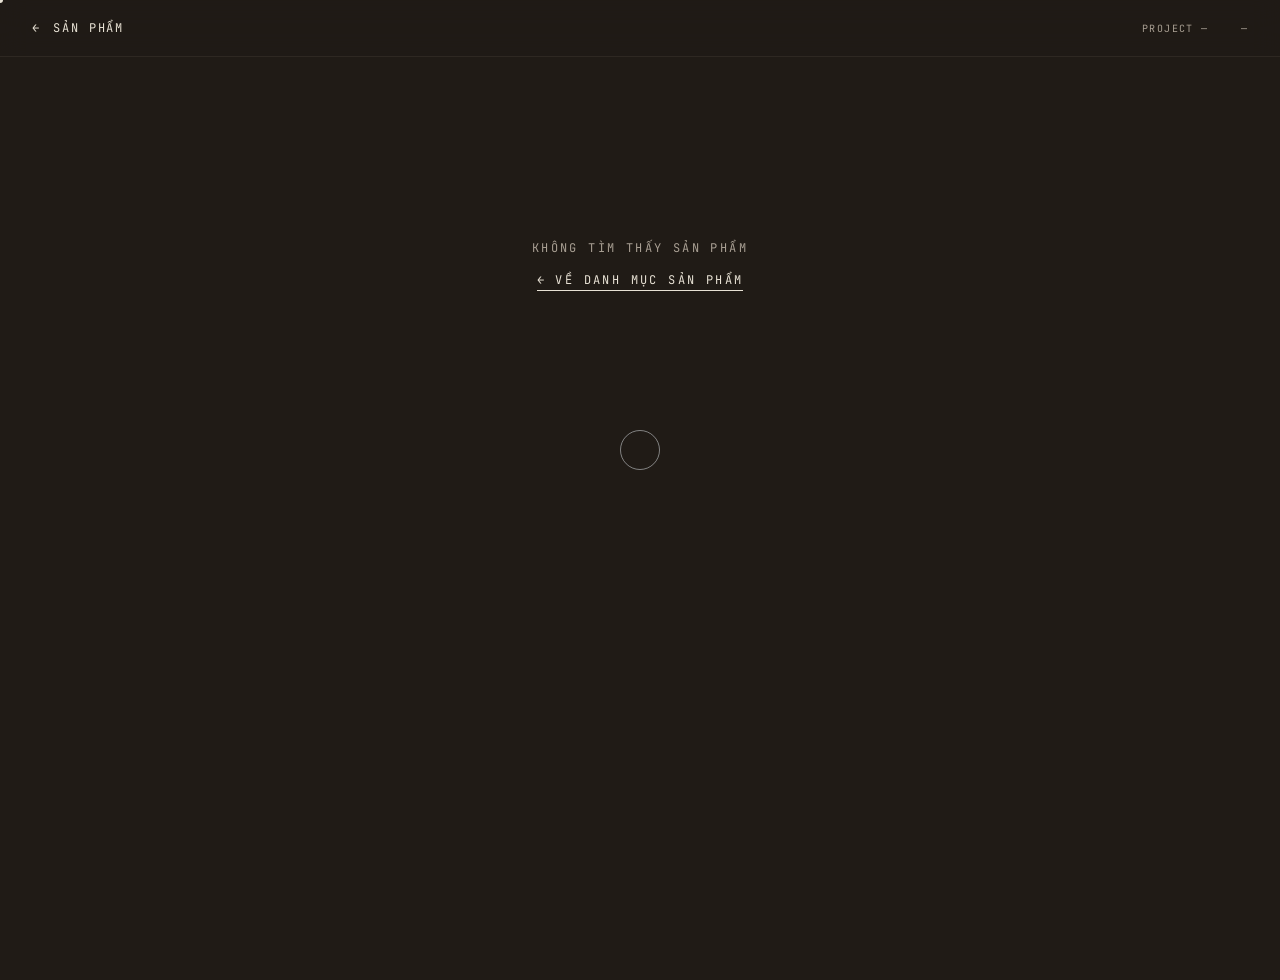
<file: san-pham/chi-tiet.html>
<!DOCTYPE html>
<html lang="vi">
<head>
<meta charset="UTF-8">
<meta name="viewport" content="width=device-width, initial-scale=1.0">
<title>Chi tiết sản phẩm — NDECOR®</title>
<link rel="icon" href="data:image/svg+xml,<svg xmlns='http://www.w3.org/2000/svg' viewBox='0 0 32 32'><rect width='32' height='32' fill='%231E1715'/><rect x='8' y='8' width='16' height='16' fill='%23E8E2D5'/></svg>">
<link rel="preconnect" href="https://fonts.googleapis.com">
<link rel="preconnect" href="https://fonts.gstatic.com" crossorigin>
<link href="https://fonts.googleapis.com/css2?family=Be+Vietnam+Pro:ital,wght@0,300;0,400;0,500;0,600;0,700;0,800;1,300;1,400&family=JetBrains+Mono:wght@400;500&display=swap" rel="stylesheet">
<style>
/* ================================================================
   CSS TOÀN BỘ (Không phụ thuộc file ngoài)
   ================================================================ */
:root{
  --bg:#201b16; --bg-2:#1a1611; --fg:#E8E2D5; --muted:#a89f93;
  --line:#2e2822; --ease:cubic-bezier(.16,1,.3,1);
  --font-display:'Be Vietnam Pro',sans-serif; --font-body:'Be Vietnam Pro',sans-serif;
  --font-mono:'JetBrains Mono',monospace;
}
body{
  background-color:var(--bg)!important; 
  color:var(--fg)!important;
  font-family:var(--font-body);
  margin:0; padding:0; overflow-x:hidden;
  /* Mặc định để con trỏ bình thường, JS sẽ ẩn đi nếu chạy thành công */
  cursor: auto; 
}
body.custom-cursor-active { cursor: none; }
main{position:relative;z-index:1;min-height:100vh;padding-top:5rem}
a{color:inherit;text-decoration:none}

/* --- CON TRỎ TÙY CHỈNH --- */
.cursor-dot,.cursor-ring{
  position:fixed;top:0;left:0;pointer-events:none;z-index:9999;
  border-radius:50%;transform:translate(-50%,-50%);
  display:none; /* Ẩn mặc định, JS sẽ bật lên */
}
.cursor-dot{width:6px;height:6px;background:var(--fg)}
.cursor-ring{
  width:38px;height:38px;border:1px solid rgba(245,245,242,.55);
  transition:width .35s var(--ease),height .35s var(--ease),background .35s,border-color .35s;
  mix-blend-mode:difference;
}
.cursor-ring.is-hover{width:72px;height:72px;background:#fff;border-color:#fff}

/* Hiệu ứng hiện lên */
[data-reveal]{opacity:0;transform:translateY(34px);transition:opacity .9s var(--ease),transform .9s var(--ease)}
[data-reveal].in{opacity:1;transform:none}

/* Header */
header{position:fixed;top:0;left:0;right:0;z-index:100;display:flex;align-items:center;justify-content:space-between;padding:1.25rem 2rem;background:rgba(32,27,22,.82);backdrop-filter:blur(14px);border-bottom:1px solid var(--line)}
.back-link{display:flex;align-items:center;gap:.75rem;font-family:var(--font-mono);font-size:.75rem;letter-spacing:.16em;transition:opacity .35s}
.head-meta{display:flex;gap:2rem;font-family:var(--font-mono);font-size:.625rem;letter-spacing:.14em;color:var(--muted)}

/* Hero */
.product-hero{padding:8rem 2rem 0}
.product-hero .meta{display:flex;align-items:center;gap:1rem;flex-wrap:wrap;font-family:var(--font-mono);font-size:.625rem;letter-spacing:.22em;color:var(--muted);margin-bottom:2rem}
.product-hero .meta .tag{border:1px solid var(--line);padding:.4em .9em;border-radius:99px;color:var(--fg)}
.product-hero h1{font-family:var(--font-display);font-weight:800;font-size:clamp(2.4rem,10vw,8.5rem);line-height:1.15;letter-spacing:-.02em;text-transform:uppercase;margin-bottom:3rem;margin-top:0}
.hero-image{width:100%;height:clamp(280px,52vw,600px);background-size:cover;background-position:center;background-color:var(--bg-2);border:1px solid var(--line);position:relative;overflow:hidden}
.hero-image::after{content:"";position:absolute;inset:0;background:linear-gradient(180deg,transparent 55%,rgba(32,27,22,.7));pointer-events:none}
.hero-image.art-fallback{background:radial-gradient(circle at 30% 40%,rgba(232,226,213,.16) 0%,transparent 45%),radial-gradient(circle at 70% 60%,rgba(232,226,213,.10) 0%,transparent 40%),var(--bg-2)}

/* Body */
.product-body{padding:4rem 2rem;display:grid;grid-template-columns:minmax(0,1.4fr) minmax(240px,1fr);gap:clamp(2rem,6vw,5rem);border-top:1px solid var(--line)}
.product-intro p{font-size:clamp(1rem,1.6vw,1.25rem);line-height:1.85;font-weight:300;max-width:56ch;margin-top:0}
.product-specs{border-top:1px solid var(--line);margin:0}
.product-specs > div{display:grid;grid-template-columns:7rem 1fr;gap:1.5rem;padding:1rem 0;border-bottom:1px solid var(--line)}
.product-specs dt{font-family:var(--font-mono);font-size:.625rem;letter-spacing:.18em;color:var(--muted);align-self:center}
.product-specs dd{font-weight:300;font-size:.95rem;line-height:1.5;margin:0}

/* Gallery */
.product-gallery{padding:0 2rem 4rem;display:grid;gap:1rem;grid-template-columns:1fr 1fr}
.product-gallery .img{aspect-ratio:4/3;background-size:cover;background-position:center;background-color:var(--bg-2);border:1px solid var(--line)}
.product-gallery .img.wide{grid-column:1/-1;aspect-ratio:16/9}

/* Section */
.product-section{padding:4rem 2rem;border-top:1px solid var(--line);max-width:72ch}
.product-section .kicker{font-family:var(--font-mono);font-size:.625rem;letter-spacing:.22em;color:var(--muted);display:block;margin-bottom:1.5rem}
.product-section h2{font-family:var(--font-display);font-weight:700;font-size:clamp(1.5rem,3.4vw,2.6rem);letter-spacing:-.01em;line-height:1.22;margin-bottom:1.5rem;text-transform:uppercase;margin-top:0}
.product-section p{font-size:clamp(1rem,1.4vw,1.15rem);line-height:1.85;font-weight:300;color:var(--muted);margin-top:0;margin-bottom:1rem}

/* Next Product */
.next-product{display:grid;grid-template-columns:1fr auto;align-items:center;gap:2rem;padding:clamp(4rem,8vw,7rem) 2rem;border-top:1px solid var(--line);transition:color .4s var(--ease);position:relative;overflow:hidden;color:inherit}
.next-product::before{content:"";position:absolute;inset:0;background:var(--fg);transform:translateY(101%);transition:transform .55s var(--ease);z-index:0}
.next-product:hover::before{transform:none}
.next-product:hover{color:var(--bg)}
.next-product > *{position:relative;z-index:1}
.next-product .lbl{font-family:var(--font-mono);font-size:.625rem;letter-spacing:.22em;color:var(--muted);display:block;margin-bottom:1rem;transition:color .4s}
.next-product:hover .lbl{color:var(--bg);opacity:.7}
.next-product h3{font-family:var(--font-display);font-weight:800;font-size:clamp(1.8rem,5.5vw,4rem);line-height:1.15;letter-spacing:-.02em;text-transform:uppercase;margin:0}
.next-product .arr{font-size:clamp(1.8rem,4.5vw,3rem);transition:transform .4s var(--ease)}
.next-product:hover .arr{transform:translateX(1rem)}

/* Footer & Not found */
.foot-meta{display:flex;justify-content:space-between;flex-wrap:wrap;gap:.5rem;padding:1.5rem 2rem;font-family:var(--font-mono);font-size:.625rem;letter-spacing:.16em;color:var(--muted);border-top:1px solid var(--line)}
.not-found{padding:10rem 2rem 6rem;text-align:center;font-family:var(--font-mono);font-size:.75rem;letter-spacing:.2em;color:var(--muted);opacity:1!important;transform:none!important}
.not-found a{color:var(--fg);border-bottom:1px solid var(--fg);padding-bottom:.2em}

@media(max-width:900px){.product-body{grid-template-columns:1fr}}
@media(max-width:720px){
  header{padding:1rem 1.25rem}
  .product-hero{padding:7rem 1.25rem 0}
  .product-hero h1{font-size:clamp(1.9rem,10vw,3.6rem)}
  .product-body{padding:3rem 1.25rem}
  .product-gallery{padding:0 1.25rem 3rem;grid-template-columns:1fr}
  .product-gallery .img.wide{aspect-ratio:4/3}
  .product-section{padding:3rem 1.25rem}
  .foot-meta{font-size:.55rem;padding:1.25rem}
}
</style>
</head>
<body>
<div class="grain"></div>
<div class="cursor-dot"></div>
<div class="cursor-ring"></div>

<header>
  <a href="../san-pham.html" class="back-link" data-hover><span class="arr">←</span><span>SẢN PHẨM</span></a>
  <div class="head-meta">
    <span id="head-project">PROJECT —</span>
    <span class="hide-m" id="head-year">—</span>
  </div>
</header>

<main id="page-main"></main>

<script src="../data/products.js"></script>
<script>
(function(){
"use strict";

/* ================================================================
   1. KHỞI TẠO CON TRỎ CHUỘT (Gộp từ _shared.js)
   ================================================================ */
try {
  const dotEl  = document.querySelector('.cursor-dot');
  const ringEl = document.querySelector('.cursor-ring');
  
  if(dotEl && ringEl && window.matchMedia("(pointer: fine)").matches) {
    let mx = innerWidth/2, my = innerHeight/2;
    let rx = mx, ry = my;

    window.addEventListener('mousemove', e => {
      mx = e.clientX; my = e.clientY;
      dotEl.style.transform = `translate(${mx}px,${my}px) translate(-50%,-50%)`;
    });

    (function loop(){
      rx += (mx - rx) * .16;
      ry += (my - ry) * .16;
      ringEl.style.transform = `translate(${rx}px,${ry}px) translate(-50%,-50%)`;
      requestAnimationFrame(loop);
    })();

    document.addEventListener('mouseover', e => {
      const hoverEl = e.target.closest('[data-hover]');
      ringEl.classList.toggle('is-hover', !!hoverEl);
    });

    // Kích hoạt ẩn con trỏ mặc định
    document.body.classList.add('custom-cursor-active');
    dotEl.style.display = 'block';
    ringEl.style.display = 'block';
  }
} catch(e) { console.warn('Lỗi con trỏ:', e); }


/* ================================================================
   2. RENDER DỮ LIỆU SẢN PHẨM
   ================================================================ */
const params = new URLSearchParams(location.search);
const id = params.get('id');
const products = window.NDECOR_PRODUCTS || [];
const p = products.find(x => x.id === id);

if(!p){
  document.getElementById('page-main').innerHTML = `
    <section class="not-found">
      KHÔNG TÌM THẤY SẢN PHẨM<br><br>
      <a href="../san-pham.html">← VỀ DANH MỤC SẢN PHẨM</a>
    </section>`;
  return;
}

const getSafeArray = (val, fallback) => {
  if (Array.isArray(val)) return val;
  if (typeof val === 'string') return [val];
  return [fallback || ''];
};
const safeImg = (path) => path ? `../${path.replace(/ /g, '%20')}` : '';

const titleArr = getSafeArray(p.titleLines, p.id);
const titleHtml = titleArr.join('<br>');
const titleStr = titleArr.join(' ');
const tagsArr = getSafeArray(p.tags, 'DỰ ÁN');
const tagsHtml = tagsArr.map(t => `<span class="tag">${t}</span>`).join('');

document.title = titleStr + ' — NDECOR®';
document.getElementById('head-project').textContent = 'PROJECT ' + (p.num || '001') + ' / ' + String(products.length).padStart(2,'0');
document.getElementById('head-year').textContent = p.year || '';

const heroStyle = p.image ? `background-image:url('${safeImg(p.image)}')` : '';
const heroClass = p.image ? 'hero-image' : 'hero-image art-fallback';
const locYear = [p.location ? p.location.toUpperCase() : '', p.year].filter(Boolean).join(' — ');

const specRows = [
  ['VỊ TRÍ', p.location], ['DIỆN TÍCH', p.area],
  ['NĂM', p.year], ['VẬT LIỆU', p.materials], ['THỜI GIAN', p.duration]
].filter(([_,v]) => v);
const specsHtml = specRows.map(([label,val]) => `<div><dt>${label}</dt><dd>${val}</dd></div>`).join('');

const secs = p.sections || [];
const gal = p.gallery || [];

const galleryHtml = gal.length ? `
  <section class="product-gallery" data-reveal>
    ${gal.map((img, idx) => `
      <div class="img ${idx === 0 && gal.length >= 3 ? 'wide' : ''}"
           style="background-image:url('${safeImg(img)}')"></div>
    `).join('')}
  </section>` : '';

let sectionsHtml = '';
let galleryRendered = false;

secs.forEach((s, i) => {
  sectionsHtml += `
    <section class="product-section" data-reveal>
      <span class="kicker">${s.kicker || ''}</span>
      <h2>${s.title || ''}</h2>
      ${(s.body||[]).map(t => `<p>${t}</p>`).join('')}
    </section>`;
  if (i === 0 && galleryHtml) {
    sectionsHtml += galleryHtml;
    galleryRendered = true;
  }
});
if (!galleryRendered) sectionsHtml += galleryHtml;

const idx = products.findIndex(x => x.id === p.id);
const next = products[(idx + 1) % products.length];
const nextHtml = next ? `
  <a href="chi-tiet.html?id=${encodeURIComponent(next.id)}" class="next-product" data-hover data-reveal>
    <div>
      <span class="lbl">TIẾP THEO — ${next.num || ''} / ${String(products.length).padStart(2,'0')}</span>
      <h3>${getSafeArray(next.titleLines, next.id).join('<br>')}</h3>
    </div>
    <span class="arr">→</span>
  </a>` : '';

document.getElementById('page-main').innerHTML = `
  <section class="product-hero">
    <div class="meta" data-reveal>
      ${tagsHtml}
      <span>${locYear}</span>
    </div>
    <h1 data-reveal>${titleHtml}</h1>
    <div class="${heroClass}" style="${heroStyle}" data-reveal></div>
  </section>
  <section class="product-body">
    ${p.intro ? `<div class="product-intro" data-reveal><p>${p.intro}</p></div>` : '<div></div>'}
    <dl class="product-specs" data-reveal>${specsHtml}</dl>
  </section>
  ${sectionsHtml}
  ${nextHtml}
  <footer class="foot-meta">
    <span>© 2026 NDECOR® STUDIO</span>
    <span>PHƯỜNG BÌNH PHƯỚC, TỈNH ĐỒNG NAI</span>
    <span>MADE WITH OBSESSION</span>
  </footer>
`;

/* ================================================================
   3. HIỆU ỨNG HIỆN LÊN (Gộp từ _shared.js)
   ================================================================ */
const reveals = document.querySelectorAll('[data-reveal]');
const io = new IntersectionObserver(entries => {
  entries.forEach(en => {
    if(en.isIntersecting){
      en.target.classList.add('in');
      io.unobserve(en.target);
    }
  });
}, { threshold: .12, rootMargin: '0px 0px -8% 0px' });

reveals.forEach(el => io.observe(el));

// Lưới an toàn: Sau 0.5s tự động hiện để tránh bị trắng trang nếu Observer lỗi
setTimeout(() => {
  document.querySelectorAll('[data-reveal]:not(.in)').forEach(el => el.classList.add('in'));
}, 500);

})();
</script>
</body>
</html>
</file>
<file: san-pham/_shared.css>
/* ================================================================
   NDECOR — SHARED STYLES
   Dùng chung cho /san-pham.html và /san-pham/chi-tiet.html
   ================================================================ */

:root{
  --bg:#201b16;
  --bg-2:#1a1611;
  --fg:#E8E2D5;
  --muted:#a89f93;
  --line:#2e2822;
  --ease:cubic-bezier(.16,1,.3,1);
  --font-display:'Be Vietnam Pro','Segoe UI',Arial,sans-serif;
  --font-body:'Be Vietnam Pro',-apple-system,BlinkMacSystemFont,'Segoe UI',Roboto,Helvetica,Arial,sans-serif;
  --font-mono:'JetBrains Mono','Segoe UI Mono','SF Mono',Consolas,monospace;
}

*{margin:0;padding:0;box-sizing:border-box;-webkit-tap-highlight-color:transparent}
html{scroll-behavior:smooth}
body{
  background-color:var(--bg);color:var(--fg);font-family:var(--font-body);
  overflow-x:hidden;cursor:none;-webkit-font-smoothing:antialiased;
  min-height:100vh;
}
body::before{
  content:"";position:fixed;inset:0;z-index:0;pointer-events:none;
  background:
    radial-gradient(55vw 45vw at 82% -8%, rgba(158,124,86,.14), transparent 62%),
    radial-gradient(45vw 40vw at 2% 108%, rgba(84,116,108,.10), transparent 60%);
}
::selection{background:var(--fg);color:var(--bg)}
a{color:inherit;text-decoration:none;cursor:none}
button{background:none;border:none;color:inherit;font:inherit;cursor:none}
:focus{outline:none}
:focus-visible{outline:2px dashed var(--fg);outline-offset:4px}

/* ---------- GRAIN ---------- */
.grain{
  position:fixed;inset:-50%;width:200%;height:200%;
  pointer-events:none;z-index:200;opacity:.05;
  background-image:url("data:image/svg+xml,%3Csvg viewBox='0 0 300 300' xmlns='http://www.w3.org/2000/svg'%3E%3Cfilter id='n'%3E%3CfeTurbulence type='fractalNoise' baseFrequency='0.75' numOctaves='2' stitchTiles='stitch'/%3E%3C/filter%3E%3Crect width='100%25' height='100%25' filter='url(%23n)'/%3E%3C/svg%3E");
  animation:grain 8s steps(10) infinite;
}
@keyframes grain{
  0%,100%{transform:translate(0,0)}10%{transform:translate(-5%,-10%)}
  20%{transform:translate(-15%,5%)}30%{transform:translate(7%,-25%)}
  40%{transform:translate(-5%,25%)}50%{transform:translate(-15%,10%)}
  60%{transform:translate(15%,0%)}70%{transform:translate(0%,15%)}
  80%{transform:translate(3%,35%)}90%{transform:translate(-10%,10%)}
}

/* ---------- CURSOR ---------- */
.cursor-dot,.cursor-ring{
  position:fixed;top:0;left:0;pointer-events:none;z-index:1000;
  border-radius:50%;transform:translate(-50%,-50%);
}
.cursor-dot{width:6px;height:6px;background:var(--fg)}
.cursor-ring{
  width:38px;height:38px;border:1px solid rgba(245,245,242,.55);
  transition:width .35s var(--ease),height .35s var(--ease),background .35s,border-color .35s;
  mix-blend-mode:difference;
}
.cursor-ring.is-hover{width:72px;height:72px;background:#fff;border-color:#fff}

/* ---------- HEADER ---------- */
header{
  position:fixed;top:0;left:0;right:0;z-index:100;
  display:flex;align-items:center;justify-content:space-between;
  padding:1.25rem 2rem;
  background:rgba(32,27,22,.82);
  backdrop-filter:blur(14px);-webkit-backdrop-filter:blur(14px);
  border-bottom:1px solid var(--line);
}
.back-link{
  display:flex;align-items:center;gap:.75rem;
  font-family:var(--font-mono);font-size:.75rem;letter-spacing:.16em;
  transition:opacity .35s;
}
.back-link:hover{opacity:.7}
.back-link .arr{transition:transform .35s var(--ease)}
.back-link:hover .arr{transform:translateX(-6px)}
.head-meta{display:flex;gap:2rem;font-family:var(--font-mono);font-size:.625rem;letter-spacing:.14em;color:var(--muted)}
.head-meta b{color:var(--fg);font-weight:400}
@media(max-width:720px){.head-meta .hide-m{display:none}}

/* ---------- MAIN / REVEAL ---------- */
main{position:relative;z-index:1}
[data-reveal]{opacity:0;transform:translateY(34px);transition:opacity .9s var(--ease),transform .9s var(--ease)}
[data-reveal].in{opacity:1;transform:none}

/* ---------- PRODUCT HERO ---------- */
.product-hero{padding:8rem 2rem 0}
.product-hero .meta{
  display:flex;align-items:center;gap:1rem;flex-wrap:wrap;
  font-family:var(--font-mono);font-size:.625rem;letter-spacing:.22em;color:var(--muted);
  margin-bottom:2rem;
}
.product-hero .meta .tag{
  border:1px solid var(--line);padding:.4em .9em;border-radius:99px;
  color:var(--fg);
}
.product-hero h1{
  font-family:var(--font-display);font-weight:800;
  font-size:clamp(2.4rem,10vw,8.5rem);
  line-height:1.15;letter-spacing:-.02em;text-transform:uppercase;
  margin-bottom:3rem;
}
.hero-image{
  width:100%;height:clamp(280px,52vw,600px);
  background-size:cover;background-position:center;
  background-color:var(--bg-2);
  border:1px solid var(--line);position:relative;overflow:hidden;
}
.hero-image::after{
  content:"";position:absolute;inset:0;
  background:linear-gradient(180deg,transparent 55%,rgba(32,27,22,.7));
  pointer-events:none;
}

/* ---------- PRODUCT BODY ---------- */
.product-body{
  padding:4rem 2rem;
  display:grid;grid-template-columns:minmax(0,1.4fr) minmax(240px,1fr);
  gap:clamp(2rem,6vw,5rem);
  border-top:1px solid var(--line);
}
.product-intro p{
  font-size:clamp(1rem,1.6vw,1.25rem);line-height:1.85;
  font-weight:300;max-width:56ch;
}
.product-specs{border-top:1px solid var(--line)}
.product-specs > div{
  display:grid;grid-template-columns:7rem 1fr;
  gap:1.5rem;padding:1rem 0;border-bottom:1px solid var(--line);
}
.product-specs dt{
  font-family:var(--font-mono);font-size:.625rem;letter-spacing:.18em;
  color:var(--muted);align-self:center;
}
.product-specs dd{font-weight:300;font-size:.95rem;line-height:1.5}
@media(max-width:900px){.product-body{grid-template-columns:1fr}}

/* ---------- PRODUCT GALLERY ---------- */
.product-gallery{
  padding:0 2rem 4rem;
  display:grid;gap:1rem;grid-template-columns:1fr 1fr;
}
.product-gallery .img{
  aspect-ratio:4/3;background-size:cover;background-position:center;
  background-color:var(--bg-2);
  border:1px solid var(--line);
}
.product-gallery .img.wide{grid-column:1/-1;aspect-ratio:16/9}

/* ---------- PRODUCT SECTION ---------- */
.product-section{
  padding:4rem 2rem;border-top:1px solid var(--line);
  max-width:72ch;
}
.product-section .kicker{
  font-family:var(--font-mono);font-size:.625rem;letter-spacing:.22em;
  color:var(--muted);display:block;margin-bottom:1.5rem;
}
.product-section h2{
  font-family:var(--font-display);font-weight:700;
  font-size:clamp(1.5rem,3.4vw,2.6rem);
  letter-spacing:-.01em;line-height:1.22;
  margin-bottom:1.5rem;text-transform:uppercase;
}
.product-section p{
  font-size:clamp(1rem,1.4vw,1.15rem);line-height:1.85;font-weight:300;
  color:var(--muted);
}
.product-section p + p{margin-top:1rem}
.product-section p b{color:var(--fg);font-weight:600}

/* ---------- NEXT PRODUCT ---------- */
.next-product{
  display:grid;grid-template-columns:1fr auto;
  align-items:center;gap:2rem;
  padding:clamp(4rem,8vw,7rem) 2rem;
  border-top:1px solid var(--line);
  transition:color .4s var(--ease);
  position:relative;overflow:hidden;
  color:inherit;
}
.next-product::before{
  content:"";position:absolute;inset:0;background:var(--fg);
  transform:translateY(101%);transition:transform .55s var(--ease);z-index:0;
}
.next-product:hover::before{transform:none}
.next-product:hover{color:var(--bg)}
.next-product > *{position:relative;z-index:1}
.next-product .lbl{
  font-family:var(--font-mono);font-size:.625rem;letter-spacing:.22em;
  color:var(--muted);display:block;margin-bottom:1rem;
  transition:color .4s;
}
.next-product:hover .lbl{color:var(--bg);opacity:.7}
.next-product h3{
  font-family:var(--font-display);font-weight:800;
  font-size:clamp(1.8rem,5.5vw,4rem);
  line-height:1.15;letter-spacing:-.02em;text-transform:uppercase;
}
.next-product .arr{
  font-size:clamp(1.8rem,4.5vw,3rem);
  transition:transform .4s var(--ease);
}
.next-product:hover .arr{transform:translateX(1rem)}

/* ---------- FOOTER ---------- */
.foot-meta{
  display:flex;justify-content:space-between;flex-wrap:wrap;gap:.5rem;
  padding:1.5rem 2rem;
  font-family:var(--font-mono);font-size:.625rem;letter-spacing:.16em;color:var(--muted);
  border-top:1px solid var(--line);
}

/* ---------- MOBILE ---------- */
@media(max-width:720px){
  header{padding:1rem 1.25rem}
  .product-hero{padding:7rem 1.25rem 0}
  .product-hero h1{font-size:clamp(1.9rem,10vw,3.6rem)}
  .product-body{padding:3rem 1.25rem}
  .product-gallery{padding:0 1.25rem 3rem;grid-template-columns:1fr}
  .product-gallery .img.wide{aspect-ratio:4/3}
  .product-section{padding:3rem 1.25rem}
  .foot-meta{font-size:.55rem;padding:1.25rem}
}

/* ---------- TOUCH ---------- */
@media (pointer:coarse){
  body,button,a{cursor:pointer}
  .cursor-dot,.cursor-ring{display:none}
}

/* ---------- REDUCED MOTION ---------- */
@media(prefers-reduced-motion:reduce){
  *,*::before,*::after{animation-duration:.01ms!important;transition-duration:.01ms!important}
  [data-reveal]{opacity:1!important;transform:none!important}
  html{scroll-behavior:auto}
}
</file>
